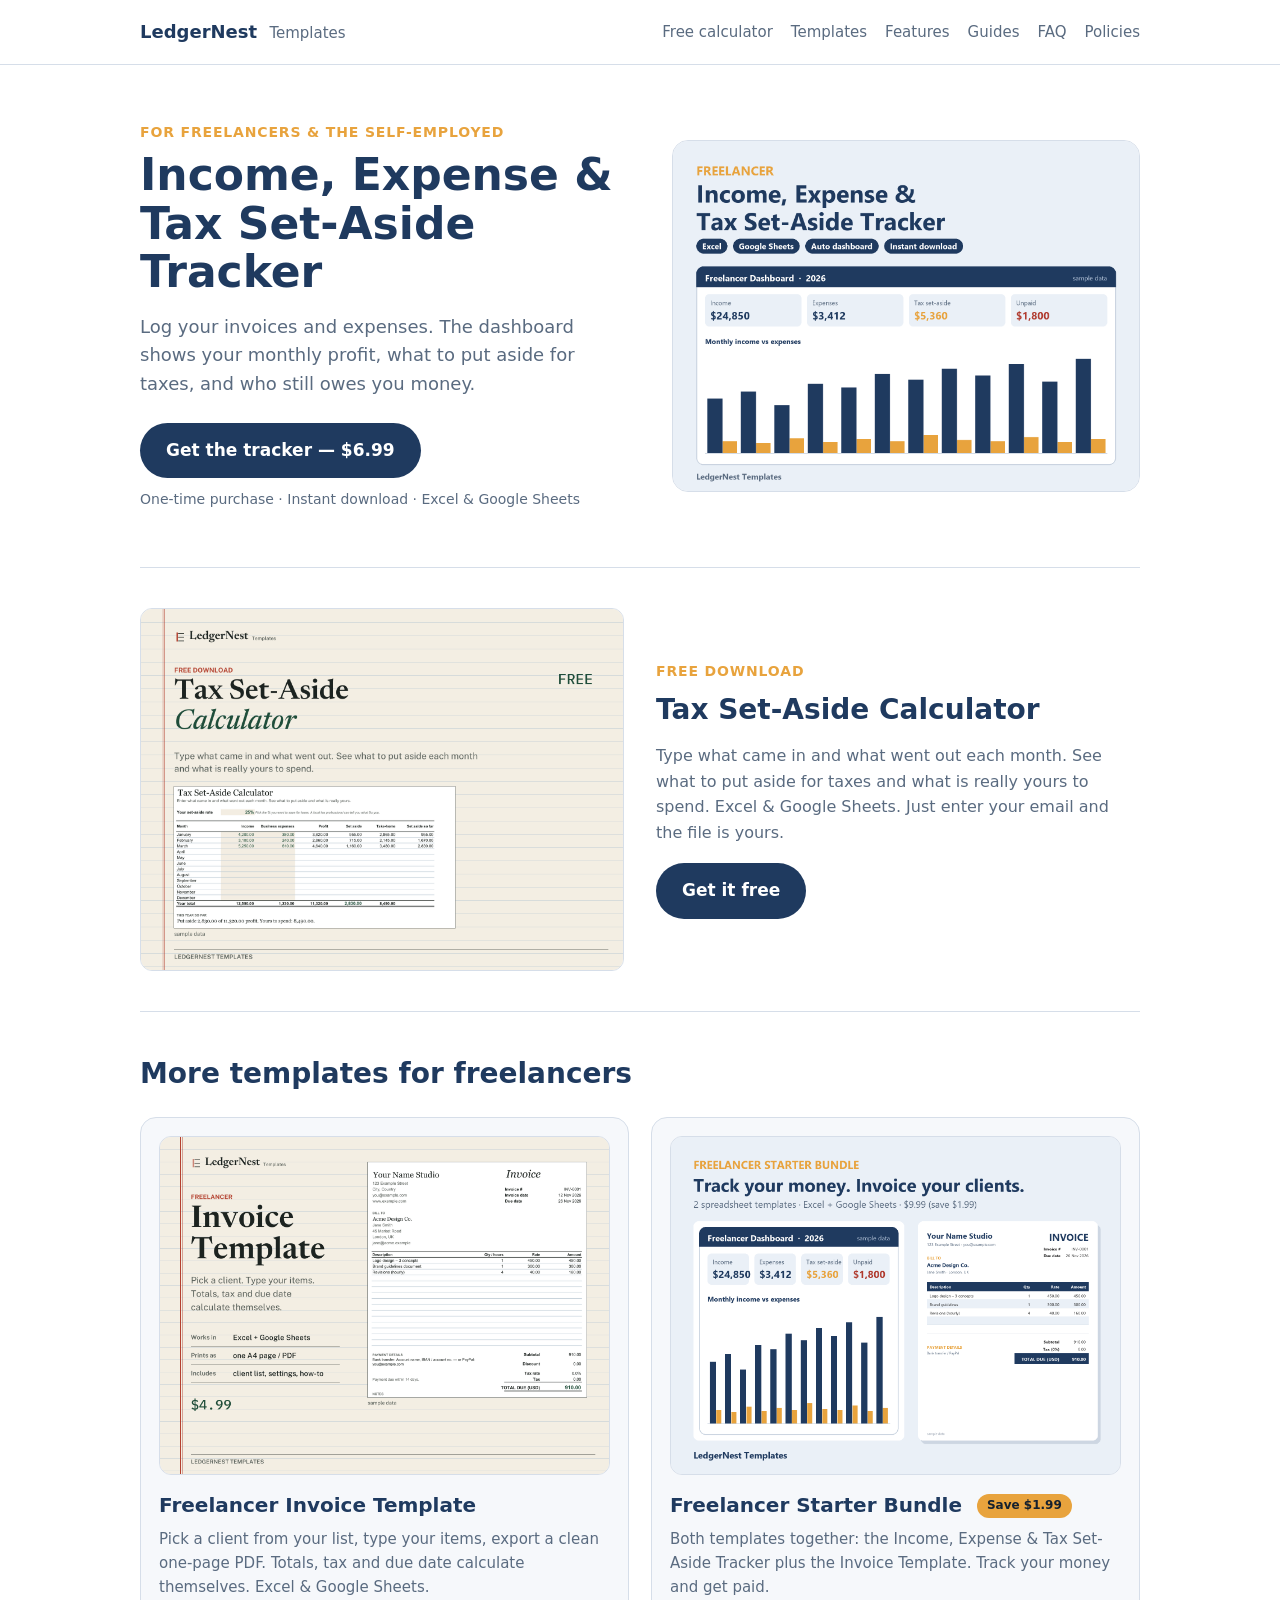
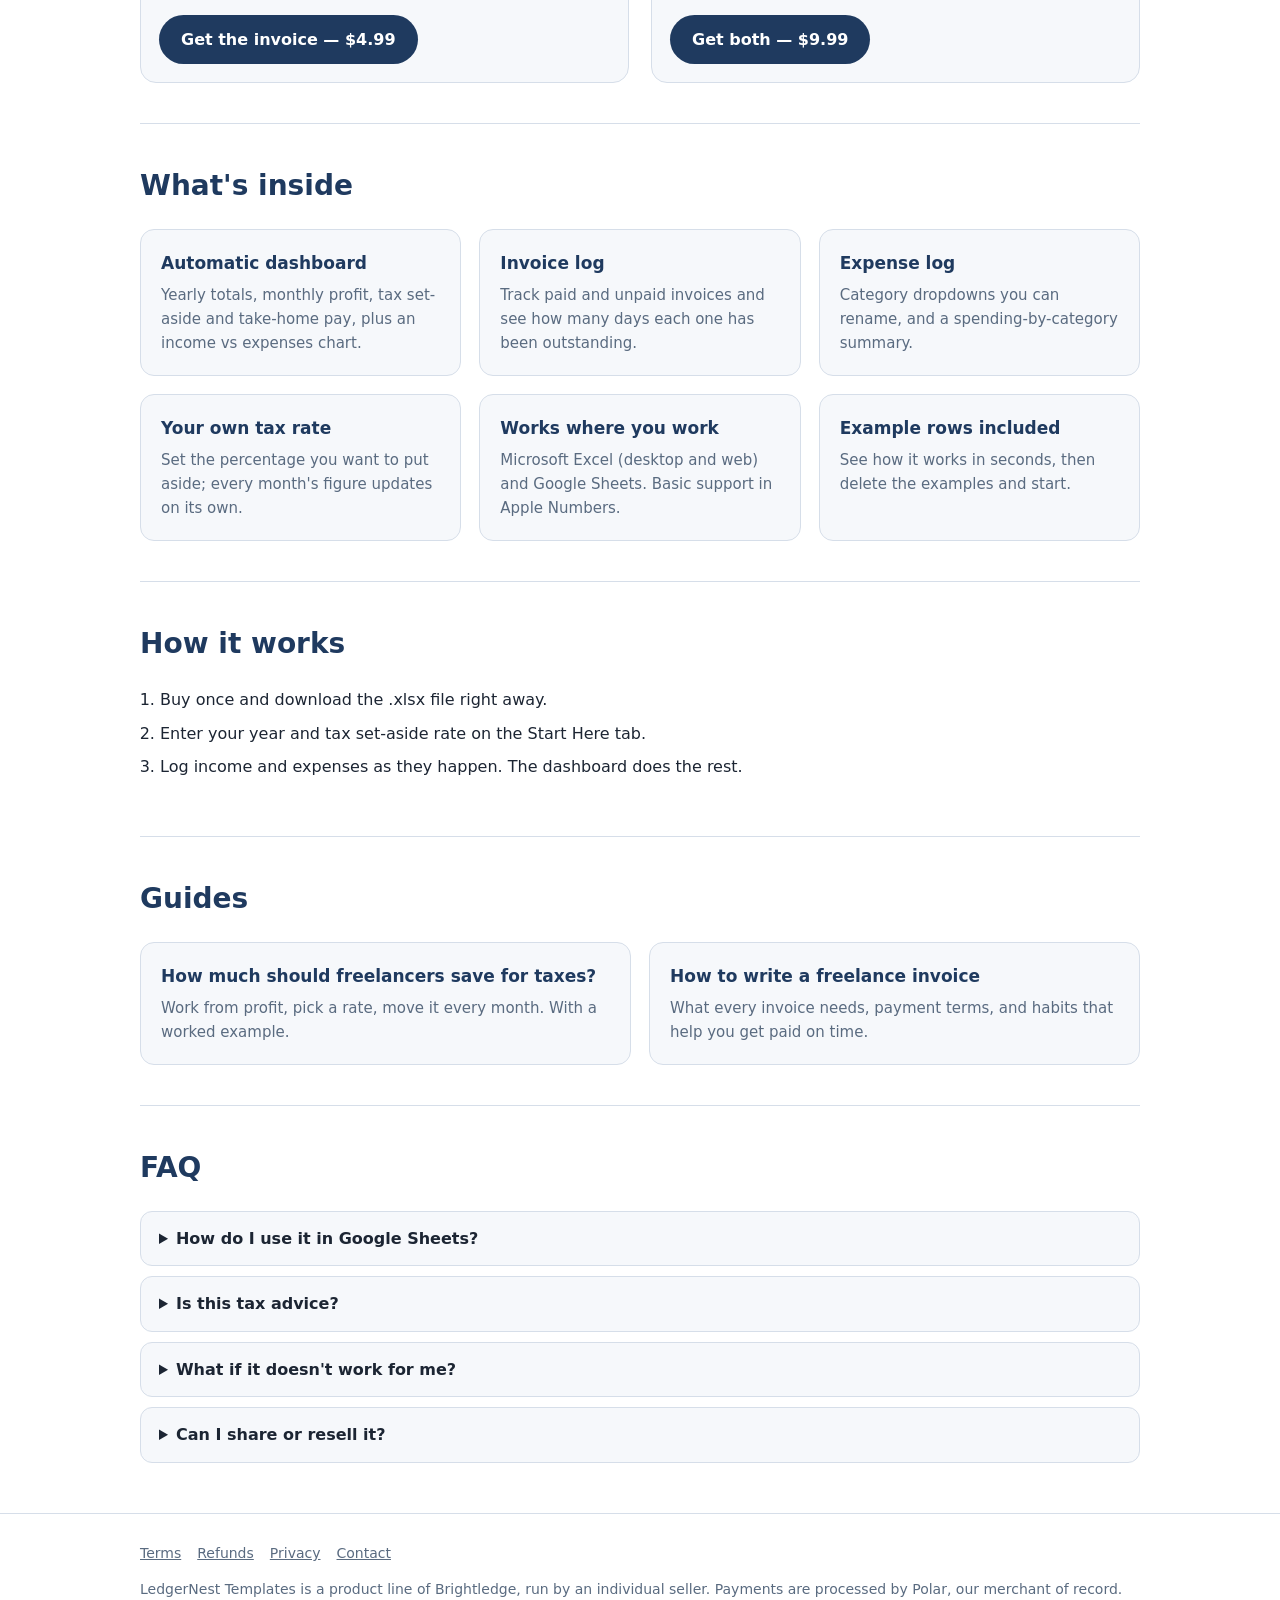
<file: index.html>
<!doctype html>
<html lang="en">
<head>
<meta charset="utf-8">
<meta name="viewport" content="width=device-width,initial-scale=1">
<meta name="p:domain_verify" content="872878f264377b53b2d06bfe8a770d4b"/>
<title>Freelancer Income, Expense & Tax Set-Aside Tracker | LedgerNest Templates</title>
<meta name="description" content="A spreadsheet template for freelancers: log invoices and expenses, see monthly profit, and know how much to set aside for taxes. Works in Excel and Google Sheets.">
<meta property="og:title" content="Freelancer Income, Expense & Tax Set-Aside Tracker">
<meta property="og:description" content="Know what you earned, what you spent, and how much to save for taxes — every month, automatically.">
<meta property="og:image" content="tracker_cover.png">
<link rel="stylesheet" href="style.css">
</head>
<body>
<header><div class="wrap">
  <a class="brand" href="index.html">LedgerNest <small>Templates</small></a>
  <nav><a href="#free">Free calculator</a><a href="#templates">Templates</a><a href="#features">Features</a><a href="#guides">Guides</a><a href="#faq">FAQ</a><a href="legal.html">Policies</a></nav>
</div></header>

<main class="wrap">
  <div class="hero">
    <div>
      <div class="eyebrow">For freelancers & the self-employed</div>
      <h1>Income, Expense &amp; Tax Set-Aside Tracker</h1>
      <p class="lead">Log your invoices and expenses. The dashboard shows your monthly profit, what to put aside for taxes, and who still owes you money.</p>
      <a class="buy" href="https://buy.polar.sh/polar_cl_WbAHBMihxtXQrhLjjoKwKH0L1wswCWRqPzZt92fv4GS" id="buy">Get the tracker — $6.99</a>
      <div class="price-note">One-time purchase · Instant download · Excel &amp; Google Sheets</div>
    </div>
    <img src="tracker_cover.png" alt="Preview of the tracker dashboard showing income, expenses, tax set-aside and a monthly chart (sample data)">
  </div>

  <section id="free" class="free">
    <img src="free_calc_cover.png" alt="Preview of the free tax set-aside calculator: monthly income, expenses, profit and set-aside (sample data)">
    <div>
      <div class="eyebrow">Free download</div>
      <h2>Tax Set-Aside Calculator</h2>
      <p>Type what came in and what went out each month. See what to put aside for taxes and what is really yours to spend. Excel &amp; Google Sheets. Just enter your email and the file is yours.</p>
      <a class="buy" href="https://buy.polar.sh/polar_cl_tJc9sKFa0xZblreXTaw5InO7ePHPBUqAyVdB54JUPQ6">Get it free</a>
    </div>
  </section>

  <section id="templates">
    <h2>More templates for freelancers</h2>
    <div class="products">
      <div class="product">
        <img src="invoice_cover.png" alt="Preview of the invoice template with client details, line items and total due (sample data)">
        <h3>Freelancer Invoice Template</h3>
        <p>Pick a client from your list, type your items, export a clean one-page PDF. Totals, tax and due date calculate themselves. Excel &amp; Google Sheets.</p>
        <a class="buy" href="https://buy.polar.sh/polar_cl_09r0wgSSpL73y9MisGzScxpoPEbtoGeTaCMSq1oBC8S">Get the invoice — $4.99</a>
      </div>
      <div class="product">
        <img src="bundle_cover.png" alt="Preview of the starter bundle: the money tracker dashboard and the invoice template (sample data)">
        <h3>Freelancer Starter Bundle <span class="tag">Save $1.99</span></h3>
        <p>Both templates together: the Income, Expense &amp; Tax Set-Aside Tracker plus the Invoice Template. Track your money and get paid.</p>
        <a class="buy" href="https://buy.polar.sh/polar_cl_2Gz4Y68DLMh4Cavl6zsm9xpUPy2vE5Z3qPBbm3h8cJ7">Get both — $9.99</a>
      </div>
    </div>
  </section>

  <section id="features">
    <h2>What's inside</h2>
    <div class="grid">
      <div class="card"><h3>Automatic dashboard</h3><p>Yearly totals, monthly profit, tax set-aside and take-home pay, plus an income vs expenses chart.</p></div>
      <div class="card"><h3>Invoice log</h3><p>Track paid and unpaid invoices and see how many days each one has been outstanding.</p></div>
      <div class="card"><h3>Expense log</h3><p>Category dropdowns you can rename, and a spending-by-category summary.</p></div>
      <div class="card"><h3>Your own tax rate</h3><p>Set the percentage you want to put aside; every month's figure updates on its own.</p></div>
      <div class="card"><h3>Works where you work</h3><p>Microsoft Excel (desktop and web) and Google Sheets. Basic support in Apple Numbers.</p></div>
      <div class="card"><h3>Example rows included</h3><p>See how it works in seconds, then delete the examples and start.</p></div>
    </div>
  </section>

  <section>
    <h2>How it works</h2>
    <ol class="steps">
      <li>Buy once and download the .xlsx file right away.</li>
      <li>Enter your year and tax set-aside rate on the Start Here tab.</li>
      <li>Log income and expenses as they happen. The dashboard does the rest.</li>
    </ol>
  </section>

  <section id="guides">
    <h2>Guides</h2>
    <div class="grid guides">
      <a class="card" href="freelancer-tax-set-aside.html"><h3>How much should freelancers save for taxes?</h3><p>Work from profit, pick a rate, move it every month. With a worked example.</p></a>
      <a class="card" href="how-to-write-a-freelance-invoice.html"><h3>How to write a freelance invoice</h3><p>What every invoice needs, payment terms, and habits that help you get paid on time.</p></a>
    </div>
  </section>

  <section id="faq">
    <h2>FAQ</h2>
    <details><summary>How do I use it in Google Sheets?</summary><p>Open Google Drive, upload the .xlsx file, then choose Open with → Google Sheets.</p></details>
    <details><summary>Is this tax advice?</summary><p>No. It's a record-keeping tool. The set-aside figure is a saving estimate based on the rate you choose. Check your actual obligations with a qualified professional.</p></details>
    <details><summary>What if it doesn't work for me?</summary><p>Email us within 14 days of purchase and we'll help, or refund you in full. See the <a href="legal.html#refunds">refund policy</a>.</p></details>
    <details><summary>Can I share or resell it?</summary><p>The license covers one person or one business. Please don't resell or redistribute the file.</p></details>
  </section>
</main>

<footer><div class="wrap">
  <a href="legal.html#terms">Terms</a><a href="legal.html#refunds">Refunds</a><a href="legal.html#privacy">Privacy</a><a href="mailto:brightledge.co@gmail.com">Contact</a>
  <p>LedgerNest Templates is a product line of Brightledge, run by an individual seller. Payments are processed by Polar, our merchant of record.</p>
</div></footer>
</body>
</html>
</file>
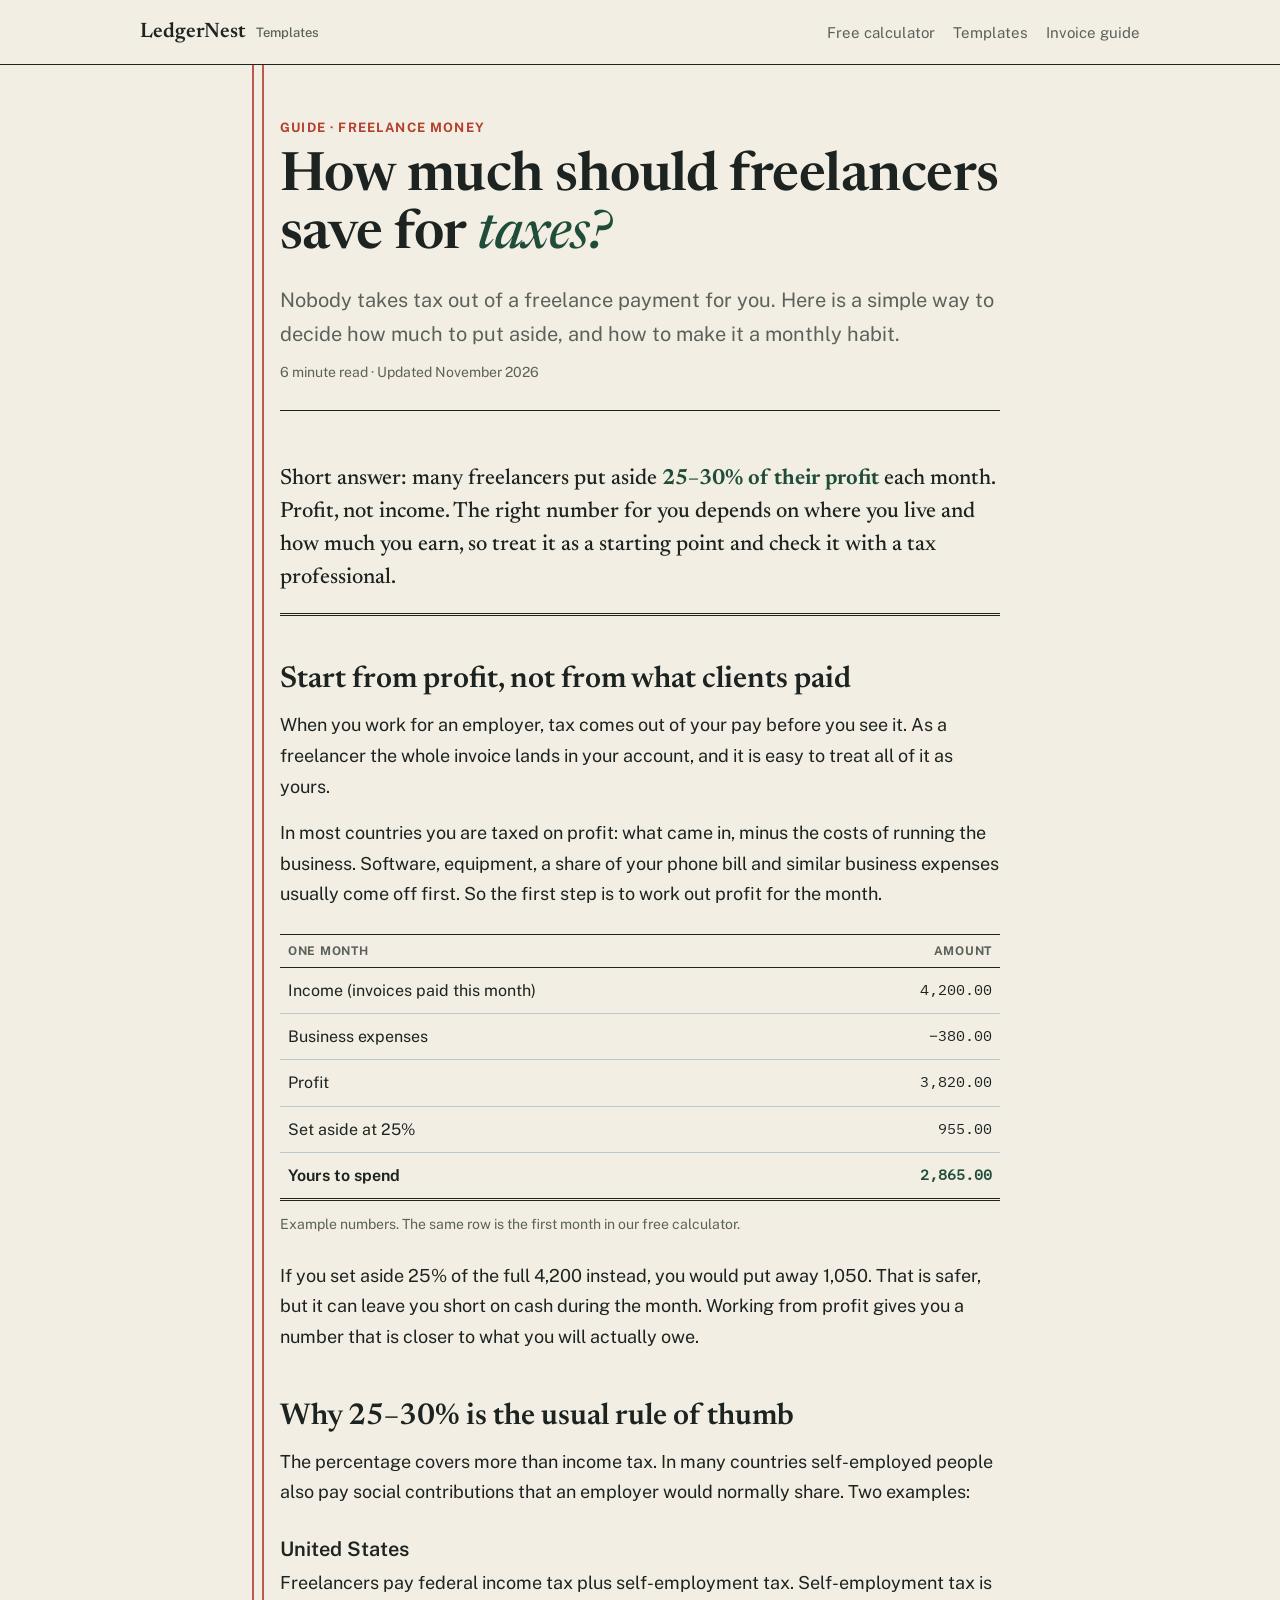
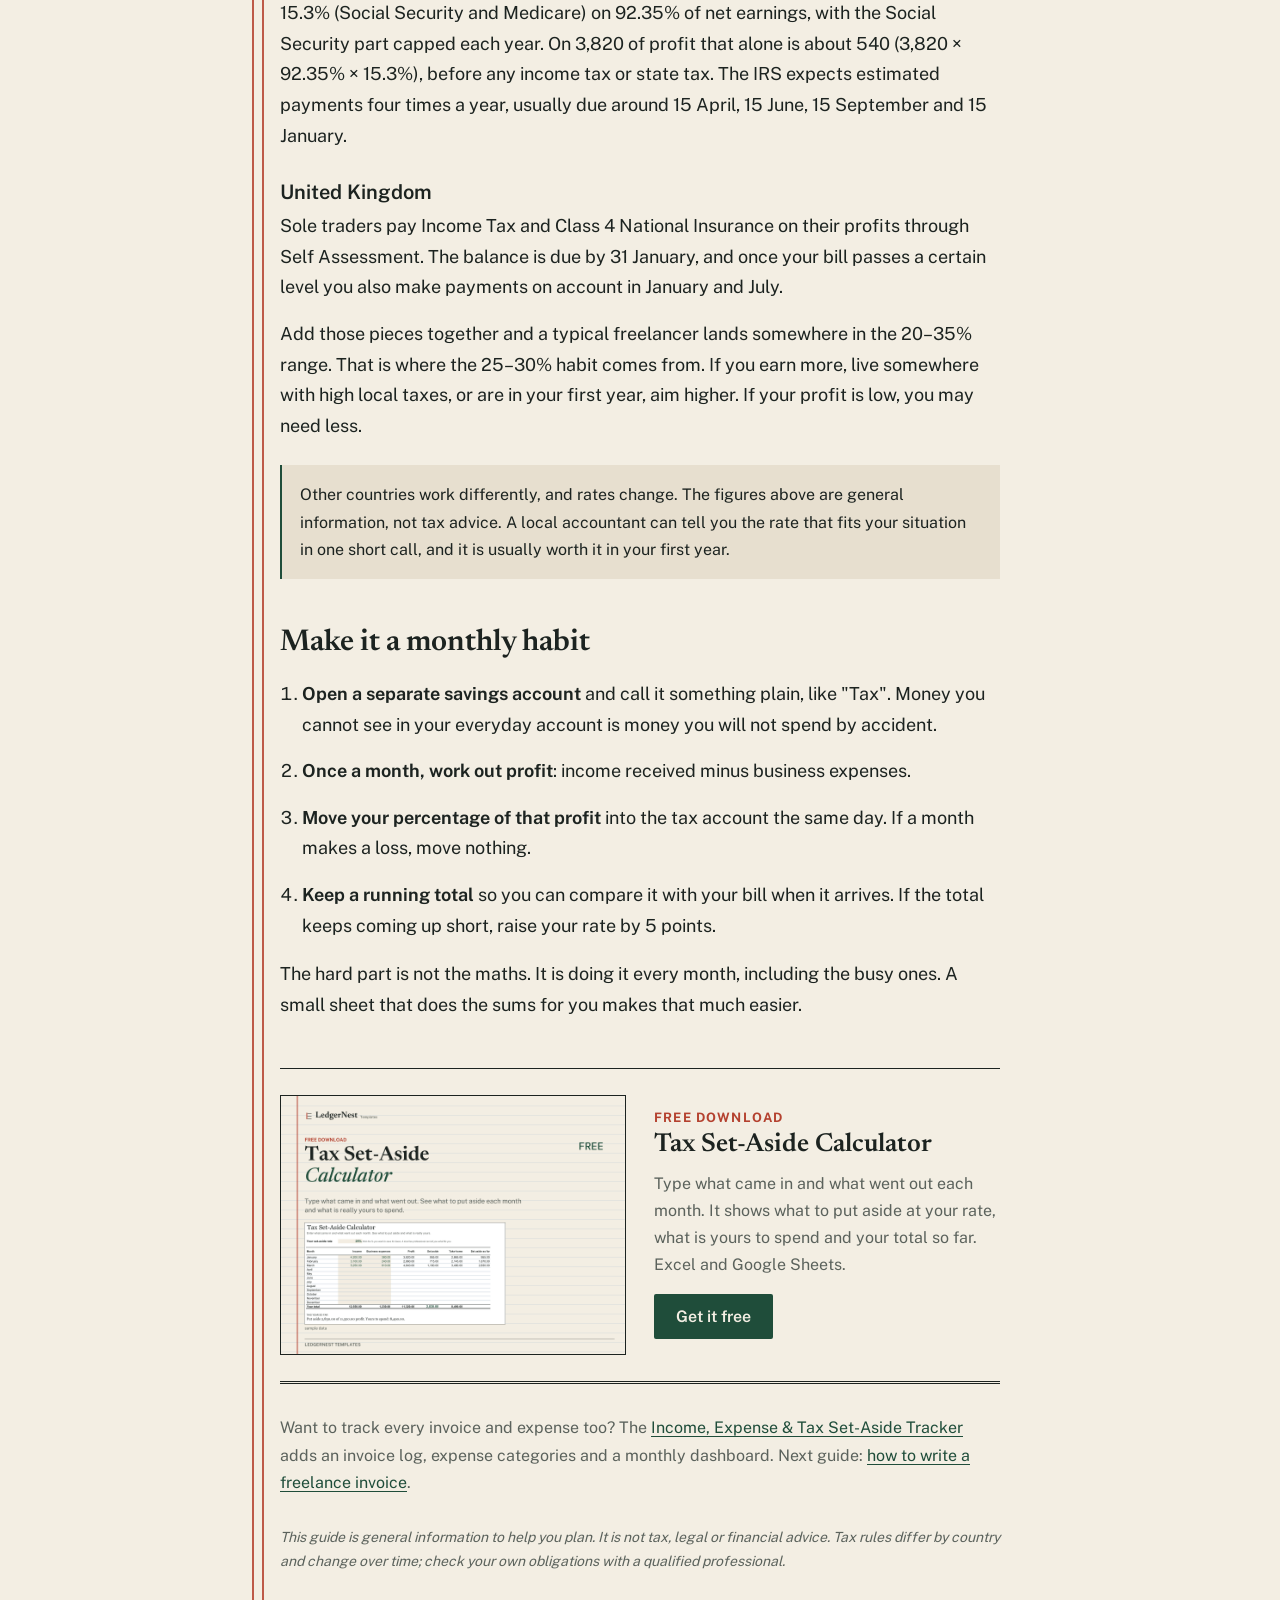
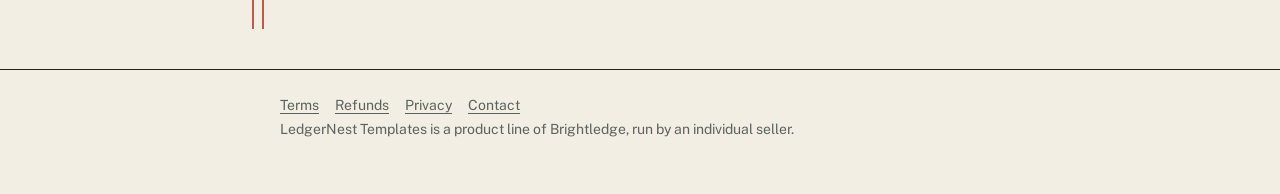
<file: freelancer-tax-set-aside.html>
<!doctype html>
<html lang="en">
<head>
<meta charset="utf-8">
<meta name="viewport" content="width=device-width,initial-scale=1">
<title>How Much Should Freelancers Save for Taxes? | LedgerNest Templates</title>
<meta name="description" content="A plain guide to setting money aside for taxes as a freelancer: why to work from profit, the 25–30% rule of thumb, a worked example, and a free monthly calculator.">
<meta property="og:title" content="How much should freelancers save for taxes?">
<meta property="og:description" content="Work from profit, pick a rate, move it every month. A worked example and a free calculator.">
<meta property="og:image" content="https://brightledge-co.github.io/free_calc_cover.png">
<link rel="canonical" href="https://brightledge-co.github.io/freelancer-tax-set-aside.html">
<link rel="preload" href="font-Newsreader.woff2" as="font" type="font/woff2" crossorigin>
<link rel="stylesheet" href="guide.css">
</head>
<body>
<header class="top"><div class="wrap">
  <a class="mark" href="index.html">LedgerNest <small>Templates</small></a>
  <nav><a href="index.html#free">Free calculator</a><a href="index.html#templates">Templates</a><a href="how-to-write-a-freelance-invoice.html">Invoice guide</a></nav>
</div></header>

<main class="wrap">
<article>
  <div class="kicker">Guide · Freelance money</div>
  <h1>How much should freelancers save for <em>taxes?</em></h1>
  <p class="dek">Nobody takes tax out of a freelance payment for you. Here is a simple way to decide how much to put aside, and how to make it a monthly habit.</p>
  <div class="meta">6 minute read · Updated November 2026</div>

  <div class="answer">
    <p>Short answer: many freelancers put aside <strong>25–30% of their profit</strong> each month. Profit, not income. The right number for you depends on where you live and how much you earn, so treat it as a starting point and check it with a tax professional.</p>
  </div>

  <h2>Start from profit, not from what clients paid</h2>
  <p>When you work for an employer, tax comes out of your pay before you see it. As a freelancer the whole invoice lands in your account, and it is easy to treat all of it as yours.</p>
  <p>In most countries you are taxed on profit: what came in, minus the costs of running the business. Software, equipment, a share of your phone bill and similar business expenses usually come off first. So the first step is to work out profit for the month.</p>

  <div class="table-scroll">
  <table class="ledger">
    <thead><tr><th>One month</th><th class="n">Amount</th></tr></thead>
    <tbody>
      <tr><td>Income (invoices paid this month)</td><td class="n">4,200.00</td></tr>
      <tr><td>Business expenses</td><td class="n">−380.00</td></tr>
      <tr><td>Profit</td><td class="n">3,820.00</td></tr>
      <tr><td>Set aside at 25%</td><td class="n">955.00</td></tr>
      <tr class="total"><td>Yours to spend</td><td class="n">2,865.00</td></tr>
    </tbody>
  </table>
  </div>
  <p class="caption">Example numbers. The same row is the first month in our free calculator.</p>
  <p>If you set aside 25% of the full 4,200 instead, you would put away 1,050. That is safer, but it can leave you short on cash during the month. Working from profit gives you a number that is closer to what you will actually owe.</p>

  <h2>Why 25–30% is the usual rule of thumb</h2>
  <p>The percentage covers more than income tax. In many countries self-employed people also pay social contributions that an employer would normally share. Two examples:</p>
  <h3>United States</h3>
  <p>Freelancers pay federal income tax plus self-employment tax. Self-employment tax is 15.3% (Social Security and Medicare) on 92.35% of net earnings, with the Social Security part capped each year. On 3,820 of profit that alone is about 540 (3,820 × 92.35% × 15.3%), before any income tax or state tax. The IRS expects estimated payments four times a year, usually due around 15 April, 15 June, 15 September and 15 January.</p>
  <h3>United Kingdom</h3>
  <p>Sole traders pay Income Tax and Class 4 National Insurance on their profits through Self Assessment. The balance is due by 31 January, and once your bill passes a certain level you also make payments on account in January and July.</p>
  <p>Add those pieces together and a typical freelancer lands somewhere in the 20–35% range. That is where the 25–30% habit comes from. If you earn more, live somewhere with high local taxes, or are in your first year, aim higher. If your profit is low, you may need less.</p>

  <div class="note"><p>Other countries work differently, and rates change. The figures above are general information, not tax advice. A local accountant can tell you the rate that fits your situation in one short call, and it is usually worth it in your first year.</p></div>

  <h2>Make it a monthly habit</h2>
  <ol>
    <li><strong>Open a separate savings account</strong> and call it something plain, like "Tax". Money you cannot see in your everyday account is money you will not spend by accident.</li>
    <li><strong>Once a month, work out profit</strong>: income received minus business expenses.</li>
    <li><strong>Move your percentage of that profit</strong> into the tax account the same day. If a month makes a loss, move nothing.</li>
    <li><strong>Keep a running total</strong> so you can compare it with your bill when it arrives. If the total keeps coming up short, raise your rate by 5 points.</li>
  </ol>
  <p>The hard part is not the maths. It is doing it every month, including the busy ones. A small sheet that does the sums for you makes that much easier.</p>

  <section class="cta" aria-label="Free calculator">
    <img src="free_calc_cover.png" width="1600" height="1200" loading="lazy" alt="The free Tax Set-Aside Calculator: twelve months of income, expenses, profit, set-aside and take-home (sample data)">
    <div>
      <div class="kicker">Free download</div>
      <h2>Tax Set-Aside Calculator</h2>
      <p>Type what came in and what went out each month. It shows what to put aside at your rate, what is yours to spend and your total so far. Excel and Google Sheets.</p>
      <a class="btn" href="https://buy.polar.sh/polar_cl_tJc9sKFa0xZblreXTaw5InO7ePHPBUqAyVdB54JUPQ6">Get it free</a>
    </div>
  </section>
  <p class="related">Want to track every invoice and expense too? The <a href="index.html">Income, Expense &amp; Tax Set-Aside Tracker</a> adds an invoice log, expense categories and a monthly dashboard. Next guide: <a href="how-to-write-a-freelance-invoice.html">how to write a freelance invoice</a>.</p>

  <p class="disclaimer">This guide is general information to help you plan. It is not tax, legal or financial advice. Tax rules differ by country and change over time; check your own obligations with a qualified professional.</p>
</article>
</main>

<footer class="foot"><div class="wrap">
  <a href="legal.html#terms">Terms</a><a href="legal.html#refunds">Refunds</a><a href="legal.html#privacy">Privacy</a><a href="mailto:brightledge.co@gmail.com">Contact</a>
  <p>LedgerNest Templates is a product line of Brightledge, run by an individual seller.</p>
</div></footer>
</body>
</html>
</file>
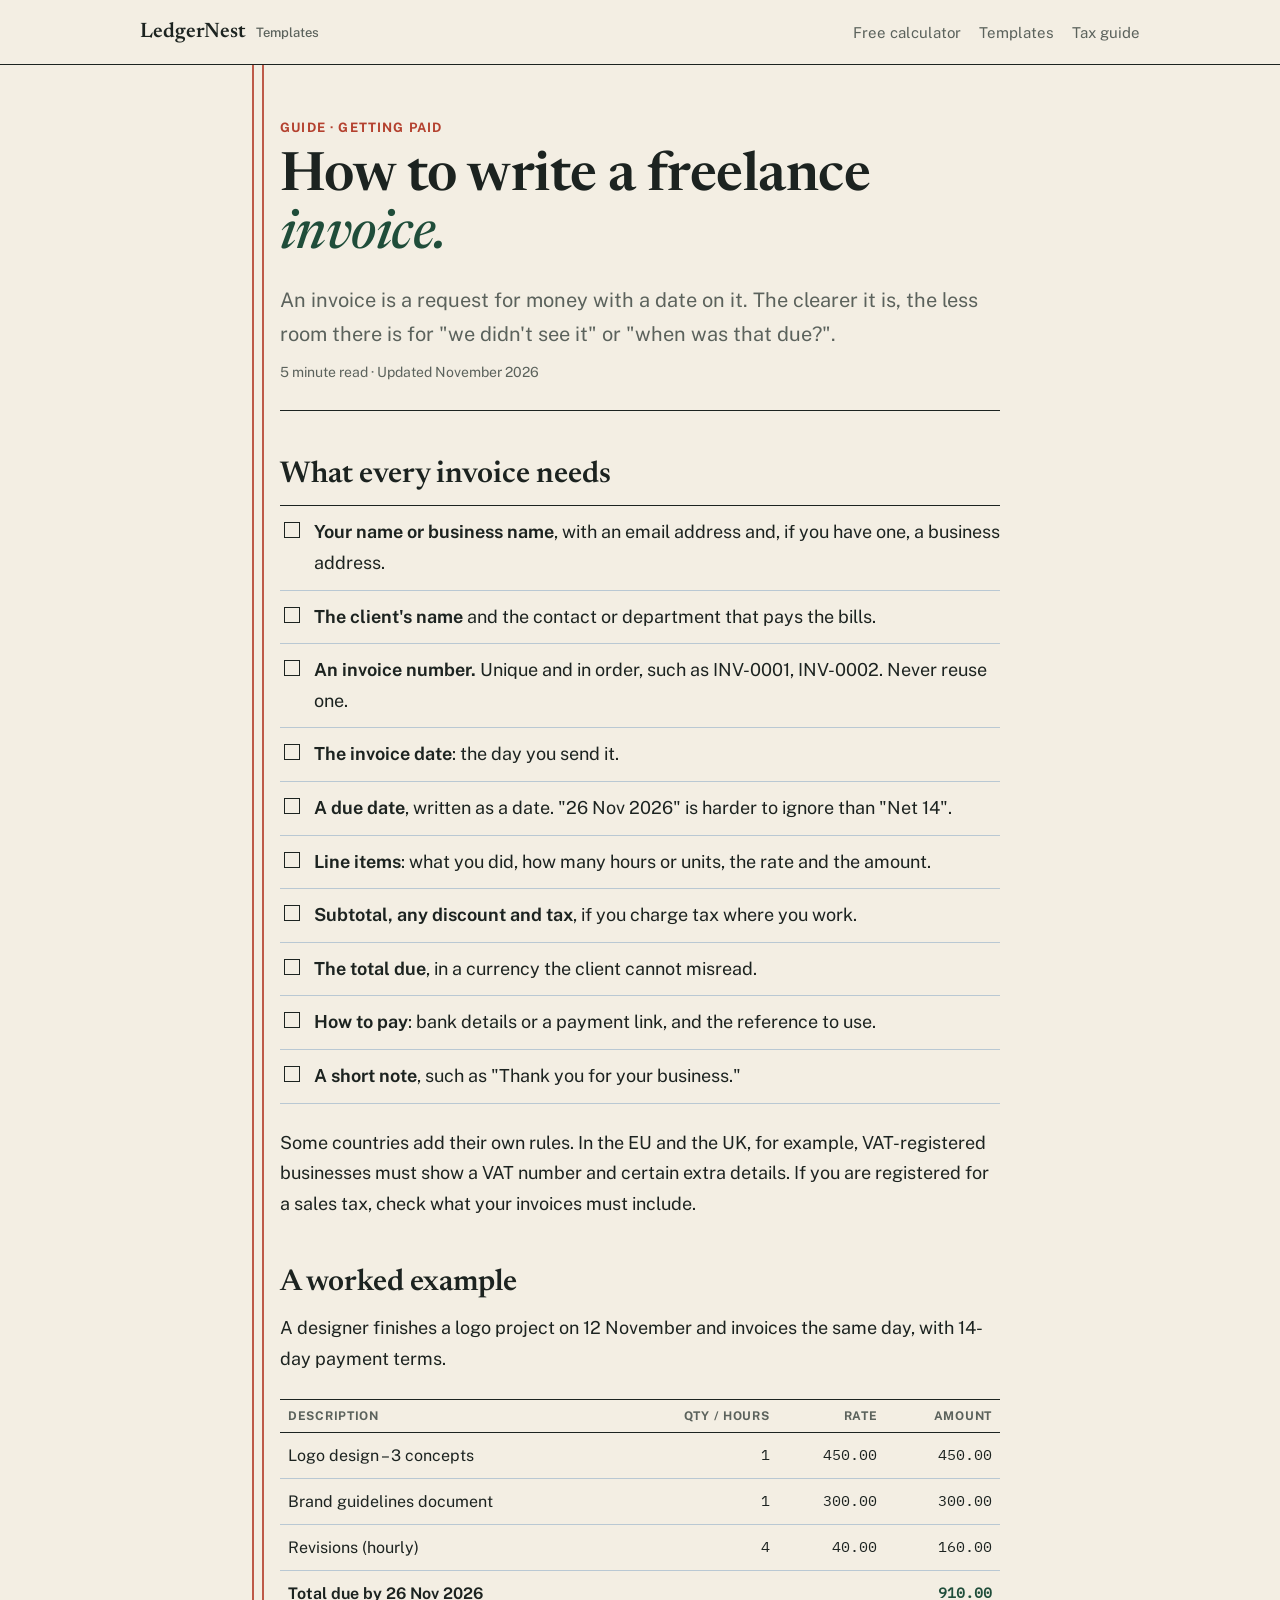
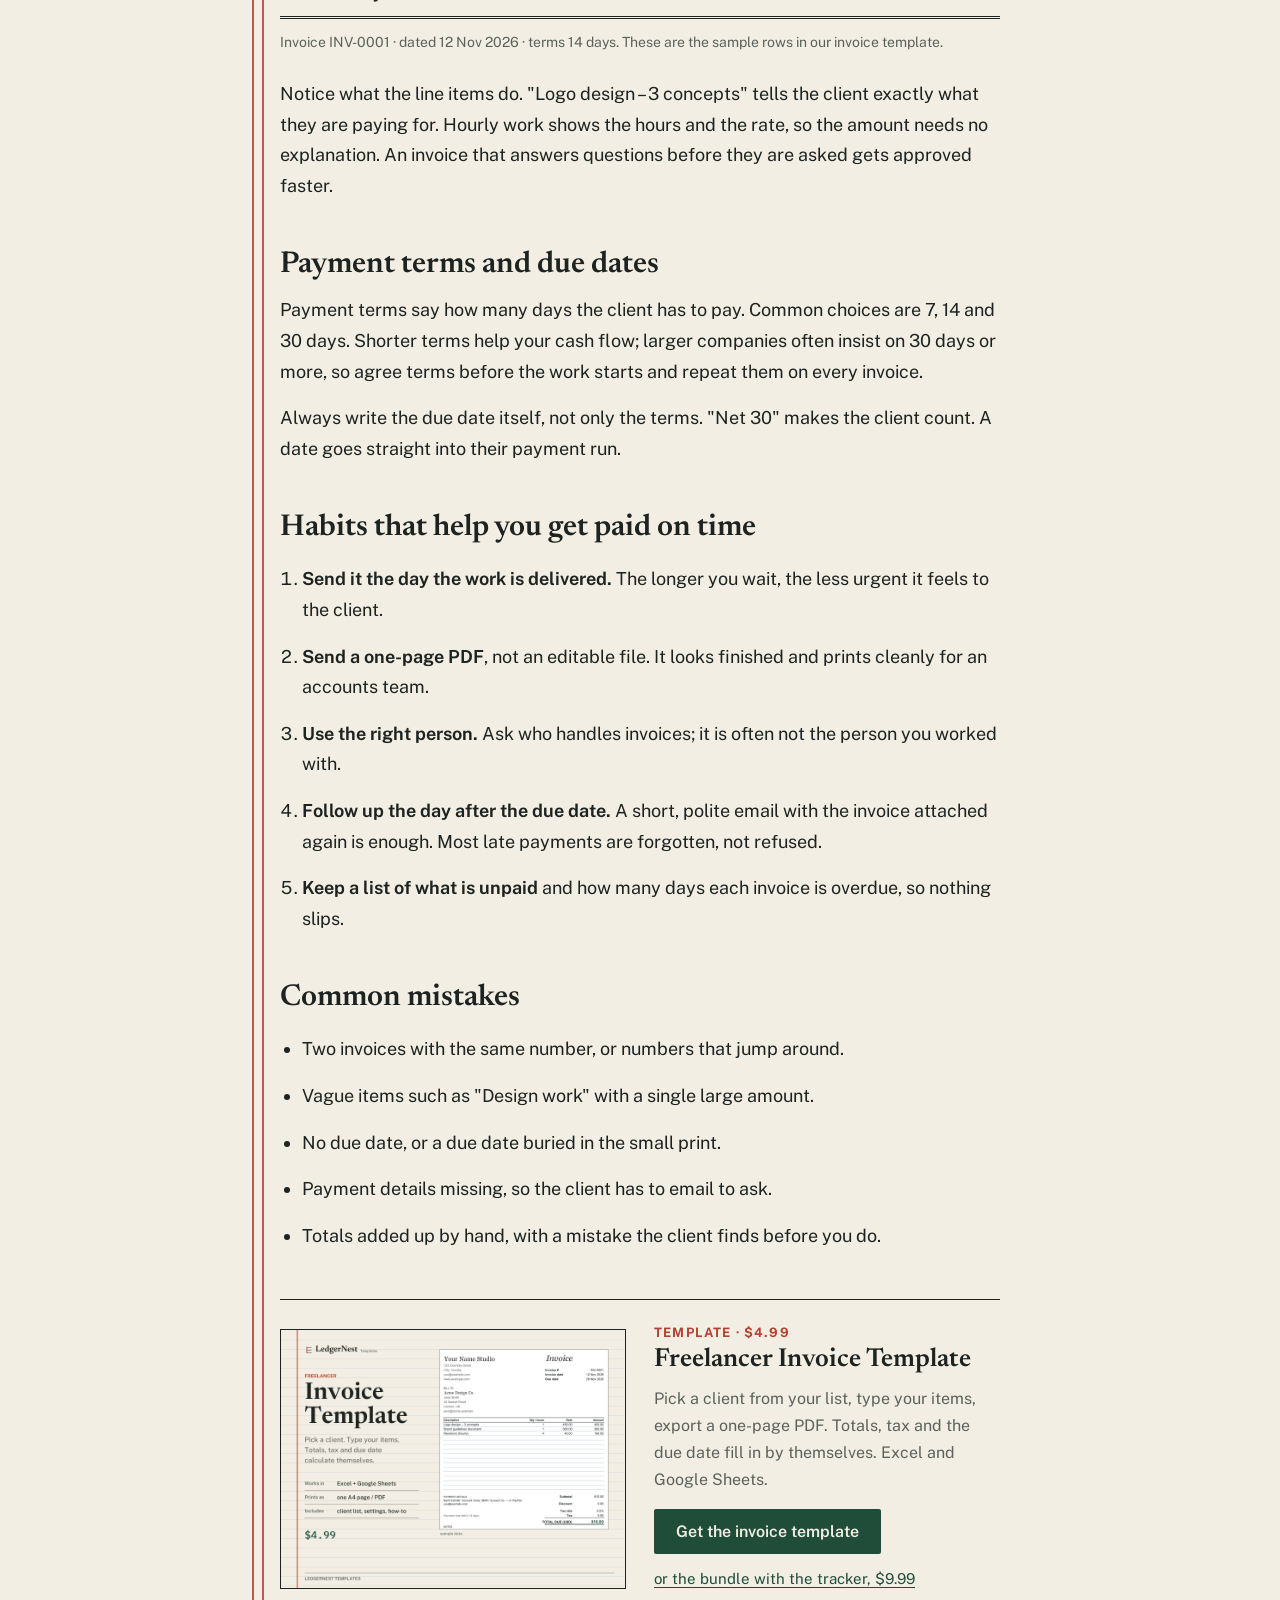
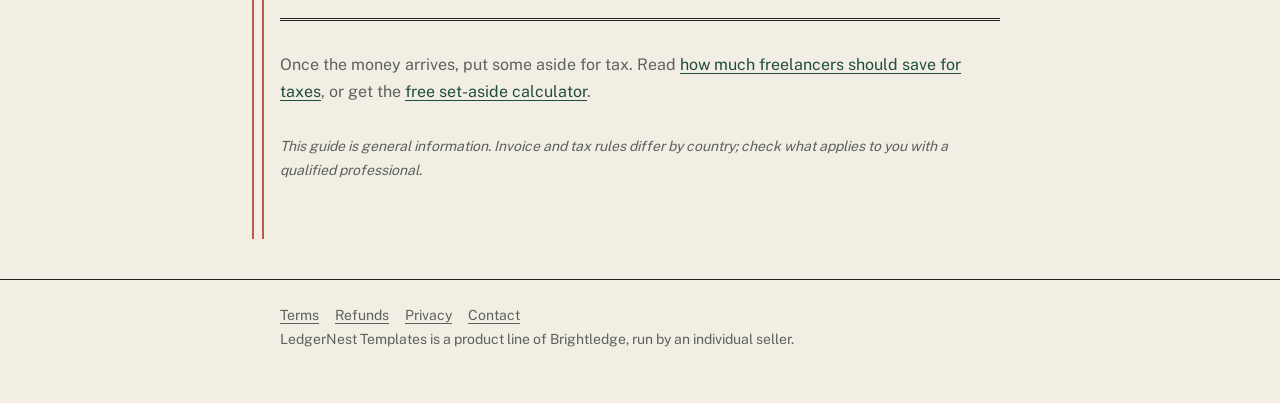
<file: how-to-write-a-freelance-invoice.html>
<!doctype html>
<html lang="en">
<head>
<meta charset="utf-8">
<meta name="viewport" content="width=device-width,initial-scale=1">
<title>How to Write a Freelance Invoice (With Example) | LedgerNest Templates</title>
<meta name="description" content="What a freelance invoice needs, a worked example, how to set payment terms and due dates, and simple habits that help you get paid on time.">
<meta property="og:title" content="How to write a freelance invoice">
<meta property="og:description" content="Ten things every invoice needs, a worked example and habits that help you get paid on time.">
<meta property="og:image" content="https://brightledge-co.github.io/invoice_cover.png">
<link rel="canonical" href="https://brightledge-co.github.io/how-to-write-a-freelance-invoice.html">
<link rel="preload" href="font-Newsreader.woff2" as="font" type="font/woff2" crossorigin>
<link rel="stylesheet" href="guide.css">
</head>
<body>
<header class="top"><div class="wrap">
  <a class="mark" href="index.html">LedgerNest <small>Templates</small></a>
  <nav><a href="index.html#free">Free calculator</a><a href="index.html#templates">Templates</a><a href="freelancer-tax-set-aside.html">Tax guide</a></nav>
</div></header>

<main class="wrap">
<article>
  <div class="kicker">Guide · Getting paid</div>
  <h1>How to write a freelance <em>invoice.</em></h1>
  <p class="dek">An invoice is a request for money with a date on it. The clearer it is, the less room there is for "we didn't see it" or "when was that due?".</p>
  <div class="meta">5 minute read · Updated November 2026</div>

  <h2>What every invoice needs</h2>
  <ul class="checklist">
    <li><b>Your name or business name</b>, with an email address and, if you have one, a business address.</li>
    <li><b>The client's name</b> and the contact or department that pays the bills.</li>
    <li><b>An invoice number.</b> Unique and in order, such as INV-0001, INV-0002. Never reuse one.</li>
    <li><b>The invoice date</b>: the day you send it.</li>
    <li><b>A due date</b>, written as a date. "26 Nov 2026" is harder to ignore than "Net 14".</li>
    <li><b>Line items</b>: what you did, how many hours or units, the rate and the amount.</li>
    <li><b>Subtotal, any discount and tax</b>, if you charge tax where you work.</li>
    <li><b>The total due</b>, in a currency the client cannot misread.</li>
    <li><b>How to pay</b>: bank details or a payment link, and the reference to use.</li>
    <li><b>A short note</b>, such as "Thank you for your business."</li>
  </ul>
  <p>Some countries add their own rules. In the EU and the UK, for example, VAT-registered businesses must show a VAT number and certain extra details. If you are registered for a sales tax, check what your invoices must include.</p>

  <h2>A worked example</h2>
  <p>A designer finishes a logo project on 12 November and invoices the same day, with 14-day payment terms.</p>
  <div class="table-scroll">
  <table class="ledger">
    <thead><tr><th>Description</th><th class="n">Qty / hours</th><th class="n">Rate</th><th class="n">Amount</th></tr></thead>
    <tbody>
      <tr><td>Logo design – 3 concepts</td><td class="n">1</td><td class="n">450.00</td><td class="n">450.00</td></tr>
      <tr><td>Brand guidelines document</td><td class="n">1</td><td class="n">300.00</td><td class="n">300.00</td></tr>
      <tr><td>Revisions (hourly)</td><td class="n">4</td><td class="n">40.00</td><td class="n">160.00</td></tr>
      <tr class="total"><td colspan="3">Total due by 26 Nov 2026</td><td class="n">910.00</td></tr>
    </tbody>
  </table>
  </div>
  <p class="caption">Invoice INV-0001 · dated 12 Nov 2026 · terms 14 days. These are the sample rows in our invoice template.</p>
  <p>Notice what the line items do. "Logo design – 3 concepts" tells the client exactly what they are paying for. Hourly work shows the hours and the rate, so the amount needs no explanation. An invoice that answers questions before they are asked gets approved faster.</p>

  <h2>Payment terms and due dates</h2>
  <p>Payment terms say how many days the client has to pay. Common choices are 7, 14 and 30 days. Shorter terms help your cash flow; larger companies often insist on 30 days or more, so agree terms before the work starts and repeat them on every invoice.</p>
  <p>Always write the due date itself, not only the terms. "Net 30" makes the client count. A date goes straight into their payment run.</p>

  <h2>Habits that help you get paid on time</h2>
  <ol>
    <li><strong>Send it the day the work is delivered.</strong> The longer you wait, the less urgent it feels to the client.</li>
    <li><strong>Send a one-page PDF</strong>, not an editable file. It looks finished and prints cleanly for an accounts team.</li>
    <li><strong>Use the right person.</strong> Ask who handles invoices; it is often not the person you worked with.</li>
    <li><strong>Follow up the day after the due date.</strong> A short, polite email with the invoice attached again is enough. Most late payments are forgotten, not refused.</li>
    <li><strong>Keep a list of what is unpaid</strong> and how many days each invoice is overdue, so nothing slips.</li>
  </ol>

  <h2>Common mistakes</h2>
  <ul>
    <li>Two invoices with the same number, or numbers that jump around.</li>
    <li>Vague items such as "Design work" with a single large amount.</li>
    <li>No due date, or a due date buried in the small print.</li>
    <li>Payment details missing, so the client has to email to ask.</li>
    <li>Totals added up by hand, with a mistake the client finds before you do.</li>
  </ul>

  <section class="cta" aria-label="Invoice template">
    <img src="invoice_cover.png" width="1600" height="1200" loading="lazy" alt="The Freelancer Invoice Template: client details, line items, total due and due date (sample data)">
    <div>
      <div class="kicker">Template · $4.99</div>
      <h2>Freelancer Invoice Template</h2>
      <p>Pick a client from your list, type your items, export a one-page PDF. Totals, tax and the due date fill in by themselves. Excel and Google Sheets.</p>
      <a class="btn" href="https://buy.polar.sh/polar_cl_09r0wgSSpL73y9MisGzScxpoPEbtoGeTaCMSq1oBC8S">Get the invoice template</a><a class="alt" href="index.html#templates">or the bundle with the tracker, $9.99</a>
    </div>
  </section>
  <p class="related">Once the money arrives, put some aside for tax. Read <a href="freelancer-tax-set-aside.html">how much freelancers should save for taxes</a>, or get the <a href="index.html#free">free set-aside calculator</a>.</p>

  <p class="disclaimer">This guide is general information. Invoice and tax rules differ by country; check what applies to you with a qualified professional.</p>
</article>
</main>

<footer class="foot"><div class="wrap">
  <a href="legal.html#terms">Terms</a><a href="legal.html#refunds">Refunds</a><a href="legal.html#privacy">Privacy</a><a href="mailto:brightledge.co@gmail.com">Contact</a>
  <p>LedgerNest Templates is a product line of Brightledge, run by an individual seller.</p>
</div></footer>
</body>
</html>
</file>
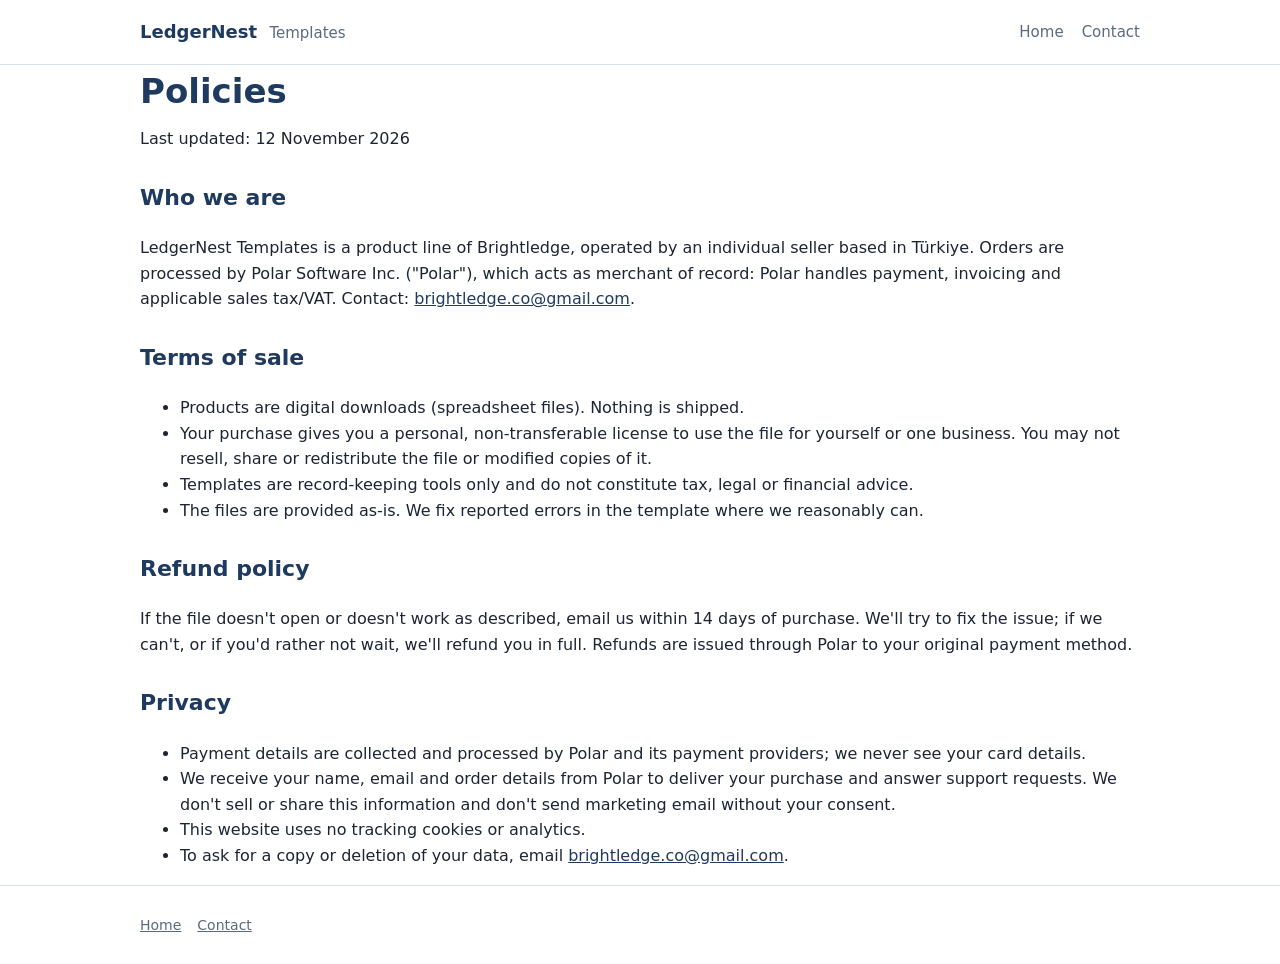
<file: legal.html>
<!doctype html>
<html lang="en">
<head>
<meta charset="utf-8">
<meta name="viewport" content="width=device-width,initial-scale=1">
<title>Policies | LedgerNest Templates</title>
<link rel="stylesheet" href="style.css">
</head>
<body>
<header><div class="wrap">
  <a class="brand" href="index.html">LedgerNest <small>Templates</small></a>
  <nav><a href="index.html">Home</a><a href="mailto:brightledge.co@gmail.com">Contact</a></nav>
</div></header>

<main class="wrap legal">
  <h1>Policies</h1>
  <p>Last updated: 12 November 2026</p>

  <h2 id="seller">Who we are</h2>
  <p>LedgerNest Templates is a product line of Brightledge, operated by an individual seller based in Türkiye. Orders are processed by Polar Software Inc. ("Polar"), which acts as merchant of record: Polar handles payment, invoicing and applicable sales tax/VAT. Contact: <a href="mailto:brightledge.co@gmail.com">brightledge.co@gmail.com</a>.</p>

  <h2 id="terms">Terms of sale</h2>
  <ul>
    <li>Products are digital downloads (spreadsheet files). Nothing is shipped.</li>
    <li>Your purchase gives you a personal, non-transferable license to use the file for yourself or one business. You may not resell, share or redistribute the file or modified copies of it.</li>
    <li>Templates are record-keeping tools only and do not constitute tax, legal or financial advice.</li>
    <li>The files are provided as-is. We fix reported errors in the template where we reasonably can.</li>
  </ul>

  <h2 id="refunds">Refund policy</h2>
  <p>If the file doesn't open or doesn't work as described, email us within 14 days of purchase. We'll try to fix the issue; if we can't, or if you'd rather not wait, we'll refund you in full. Refunds are issued through Polar to your original payment method.</p>

  <h2 id="privacy">Privacy</h2>
  <ul>
    <li>Payment details are collected and processed by Polar and its payment providers; we never see your card details.</li>
    <li>We receive your name, email and order details from Polar to deliver your purchase and answer support requests. We don't sell or share this information and don't send marketing email without your consent.</li>
    <li>This website uses no tracking cookies or analytics.</li>
    <li>To ask for a copy or deletion of your data, email <a href="mailto:brightledge.co@gmail.com">brightledge.co@gmail.com</a>.</li>
  </ul>
</main>

<footer><div class="wrap"><a href="index.html">Home</a><a href="mailto:brightledge.co@gmail.com">Contact</a></div></footer>
</body>
</html>
</file>
<file: style.css>
:root{--navy:#1f3a5f;--light:#eaf0f7;--accent:#e8a33d;--ink:#1c2533;--muted:#5a6b80;--bg:#ffffff;--card:#f6f8fb;--line:#d6dee9}
@media (prefers-color-scheme:dark){:root{--navy:#9fbce0;--light:#16202c;--ink:#e6ecf3;--muted:#9aa9bb;--bg:#0f151d;--card:#16202c;--line:#26364a;--btn:#e8a33d;--btn-ink:#14202e}}
*{box-sizing:border-box}
body{margin:0;font-family:system-ui,-apple-system,"Segoe UI",Roboto,Arial,sans-serif;color:var(--ink);background:var(--bg);line-height:1.6}
a{color:var(--navy)}
.wrap{max-width:1040px;margin:0 auto;padding:0 20px}
header{border-bottom:1px solid var(--line)}
header .wrap{display:flex;justify-content:space-between;align-items:center;height:64px}
.brand{font-weight:700;color:var(--navy);text-decoration:none;font-size:18px}
.brand small{font-weight:500;color:var(--muted);margin-left:6px}
nav a{margin-left:18px;color:var(--muted);text-decoration:none;font-size:15px}
.hero{display:grid;grid-template-columns:1.05fr 1fr;gap:40px;align-items:center;padding:56px 0}
.eyebrow{color:var(--accent);font-weight:700;letter-spacing:.06em;font-size:14px;text-transform:uppercase}
h1{font-size:44px;line-height:1.1;margin:8px 0 16px;color:var(--navy)}
.lead{font-size:18px;color:var(--muted);margin:0 0 24px}
.buy{display:inline-block;background:var(--btn,#1f3a5f);color:var(--btn-ink,#fff);padding:14px 26px;border-radius:999px;font-weight:700;text-decoration:none;font-size:17px}
.buy:hover{filter:brightness(1.15)}
.price-note{font-size:14px;color:var(--muted);margin-top:10px}
.hero img{width:100%;border-radius:16px;border:1px solid var(--line)}
section{padding:40px 0;border-top:1px solid var(--line)}
h2{color:var(--navy);font-size:28px;margin:0 0 20px}
.grid{display:grid;grid-template-columns:repeat(3,1fr);gap:18px}
.card{background:var(--card);border:1px solid var(--line);border-radius:14px;padding:20px}
.card h3{margin:0 0 6px;font-size:17px;color:var(--navy)}
.card p{margin:0;color:var(--muted);font-size:15px}
ol.steps{padding-left:20px}
ol.steps li{margin-bottom:8px}
details{border:1px solid var(--line);border-radius:12px;padding:14px 18px;margin-bottom:10px;background:var(--card)}
summary{font-weight:600;cursor:pointer}
footer{border-top:1px solid var(--line);padding:28px 0;color:var(--muted);font-size:14px}
footer a{color:var(--muted);margin-right:16px}
.legal h1{font-size:34px}
.legal h2{font-size:22px;margin-top:28px}
.products{display:grid;grid-template-columns:repeat(2,1fr);gap:22px}
.product{background:var(--card);border:1px solid var(--line);border-radius:16px;padding:18px;display:flex;flex-direction:column}
.product img{width:100%;border-radius:12px;border:1px solid var(--line);margin-bottom:14px}
.product h3{margin:0 0 6px;font-size:20px;color:var(--navy)}
.product p{margin:0 0 16px;color:var(--muted);font-size:15px;flex:1}
.product .buy{align-self:flex-start;font-size:16px;padding:12px 22px}
.tag{display:inline-block;background:var(--accent);color:#14202e;font-size:12px;font-weight:700;border-radius:999px;padding:2px 10px;margin-left:8px;vertical-align:middle}

.free{display:grid;grid-template-columns:1fr 1fr;gap:32px;align-items:center}
.free img{width:100%;border-radius:12px;border:1px solid var(--line)}
.free h2{margin:6px 0 10px}
.free p{color:var(--muted);margin:0 0 18px}
@media (max-width:820px){.free{grid-template-columns:1fr}}
@media (max-width:820px){.products{grid-template-columns:1fr}}
@media (max-width:820px){.hero{grid-template-columns:1fr;padding:32px 0}h1{font-size:34px}.grid{grid-template-columns:1fr}nav a{margin-left:12px}}
.guides{grid-template-columns:repeat(2,1fr)}.guides a.card{text-decoration:none;color:inherit}.guides a.card:hover{border-color:var(--navy)}
@media (max-width:820px){.guides{grid-template-columns:1fr}}
@media (max-width:820px){header .wrap{height:auto;flex-wrap:wrap;padding-top:12px;padding-bottom:10px;gap:4px 0}nav{display:flex;flex-wrap:wrap;gap:4px 14px}nav a{margin-left:0}}
</file>
<file: guide.css>
/* LedgerNest guides – "ledger paper" brand style (see BRAND.md) */
@font-face{font-family:"Newsreader";src:url(font-Newsreader.woff2) format("woff2");font-weight:200 800;font-style:normal;font-display:swap}
@font-face{font-family:"Newsreader";src:url(font-Newsreader-Italic.woff2) format("woff2");font-weight:200 800;font-style:italic;font-display:swap}
@font-face{font-family:"Public Sans";src:url(font-PublicSans.woff2) format("woff2");font-weight:100 900;font-display:swap}
@font-face{font-family:"Plex Mono";src:url(font-IBMPlexMono-Regular.woff2) format("woff2");font-weight:400;font-display:swap}

:root{--paper:#F3EEE3;--paper-deep:#E7DFCF;--ink:#1C2320;--ink-soft:#5B625C;--green:#1F4D3A;--red:#B4412F;--rule:#B9C8D3;--btn-ink:#F3EEE3}
@media (prefers-color-scheme:dark){:root{--paper:#171B19;--paper-deep:#202622;--ink:#ECE6D9;--ink-soft:#A9AFA8;--green:#8FC2A6;--red:#D9775F;--rule:#2E3833;--btn-ink:#171B19}}

*{box-sizing:border-box}
html{-webkit-text-size-adjust:100%}
body{margin:0;background:var(--paper);color:var(--ink);font:400 18px/1.7 "Public Sans",system-ui,sans-serif}
a{color:var(--green);text-underline-offset:3px}
.wrap{max-width:760px;margin:0 auto;padding:0 20px}

.top{border-bottom:1px solid var(--ink)}
.top .wrap{display:flex;justify-content:space-between;align-items:center;min-height:64px;gap:16px;flex-wrap:wrap;max-width:1040px}
.mark{font:600 21px/1 "Newsreader",Georgia,serif;color:var(--ink);text-decoration:none}
.mark small{font:500 13px "Public Sans",sans-serif;color:var(--ink-soft);margin-left:6px}
.top nav a{color:var(--ink-soft);text-decoration:none;font-size:15px;margin-left:18px}
.top nav a:hover{color:var(--ink)}

/* the page: ruled paper with the double red margin rule */
article{position:relative;padding:56px 0 40px 0}
article::before{content:"";position:absolute;top:0;bottom:0;left:-28px;width:8px;border-left:2px solid var(--red);border-right:2px solid var(--red);opacity:.85}
@media (max-width:860px){article::before{left:-12px;width:6px}}

.kicker{font:700 13px/1 "Public Sans",sans-serif;letter-spacing:.09em;text-transform:uppercase;color:var(--red)}
h1{font:600 clamp(36px,6vw,54px)/1.08 "Newsreader",Georgia,serif;margin:14px 0 18px;letter-spacing:-.01em}
h1 em{font-weight:500;color:var(--green)}
.dek{font-size:20px;color:var(--ink-soft);margin:0 0 10px}
.meta{font-size:14px;color:var(--ink-soft);padding-bottom:26px;border-bottom:1px solid var(--ink);margin-bottom:34px}

h2{font:600 30px/1.2 "Newsreader",Georgia,serif;margin:46px 0 12px}
h3{font:600 20px/1.3 "Public Sans",sans-serif;margin:28px 0 6px}
p,li{margin:0 0 16px}
ul,ol{padding-left:22px}
strong{font-weight:650}

.answer{border-bottom:3px double var(--ink);padding:18px 0;margin:0 0 30px}
.answer p{margin:0;font:500 22px/1.5 "Newsreader",Georgia,serif}
.answer p strong{color:var(--green);font-weight:650}

/* ledger tables */
.ledger{width:100%;border-collapse:collapse;margin:8px 0 6px;font-size:16px}
.ledger th{font:700 12px "Public Sans",sans-serif;letter-spacing:.06em;text-transform:uppercase;color:var(--ink-soft);text-align:left;border-top:1px solid var(--ink);border-bottom:1px solid var(--ink);padding:9px 8px}
.ledger td{border-bottom:1px solid var(--rule);padding:9px 8px;vertical-align:top}
.ledger .n{text-align:right;font-family:"Plex Mono",ui-monospace,monospace;font-size:15px;white-space:nowrap}
.ledger th.n{font-family:"Public Sans",sans-serif;font-size:12px}
.ledger tr.total td{border-top:1px solid var(--ink);border-bottom:3px double var(--ink);font-weight:650}
.ledger tr.total .n{color:var(--green)}
.table-scroll{overflow-x:auto;margin:0 0 6px}
.caption{font-size:14px;color:var(--ink-soft);margin:6px 0 24px}

.note{background:var(--paper-deep);padding:16px 18px;font-size:16px;margin:24px 0;border-left:2px solid var(--green)}
.note p{margin:0}

.checklist{list-style:none;padding:0;margin:8px 0 24px;border-top:1px solid var(--ink)}
.checklist li{padding:11px 0 11px 34px;border-bottom:1px solid var(--rule);margin:0;position:relative}
.checklist li::before{content:"";position:absolute;left:4px;top:16px;width:14px;height:14px;border:1.5px solid var(--ink)}
.checklist b{font-weight:650}

.cta{border-top:1px solid var(--ink);border-bottom:3px double var(--ink);padding:26px 0;margin:48px 0 10px;display:grid;grid-template-columns:1fr 1fr;gap:28px;align-items:center}
.cta img{width:100%;height:auto;display:block;border:1px solid var(--ink)}
.cta h2{margin:6px 0 8px;font-size:26px}
.cta p{color:var(--ink-soft);font-size:16px;margin:0 0 16px}
@media (max-width:700px){.cta{grid-template-columns:1fr}}
.btn{display:inline-block;background:var(--green);color:var(--btn-ink);text-decoration:none;font:600 16px "Public Sans",sans-serif;padding:13px 22px;border-radius:2px}
.btn:hover{filter:brightness(1.12)}
.btn:focus-visible,a:focus-visible{outline:2px solid var(--red);outline-offset:3px}
.alt{display:block;margin-top:12px;font-size:15px}

.related{font-size:16px;color:var(--ink-soft);margin-top:30px}
.disclaimer{font-size:14px;color:var(--ink-soft);font-style:italic;margin-top:30px}

.foot{border-top:1px solid var(--ink);padding:24px 0 36px;font-size:14px;color:var(--ink-soft);margin-top:40px}
.foot a{color:var(--ink-soft);margin-right:16px}
</file>
